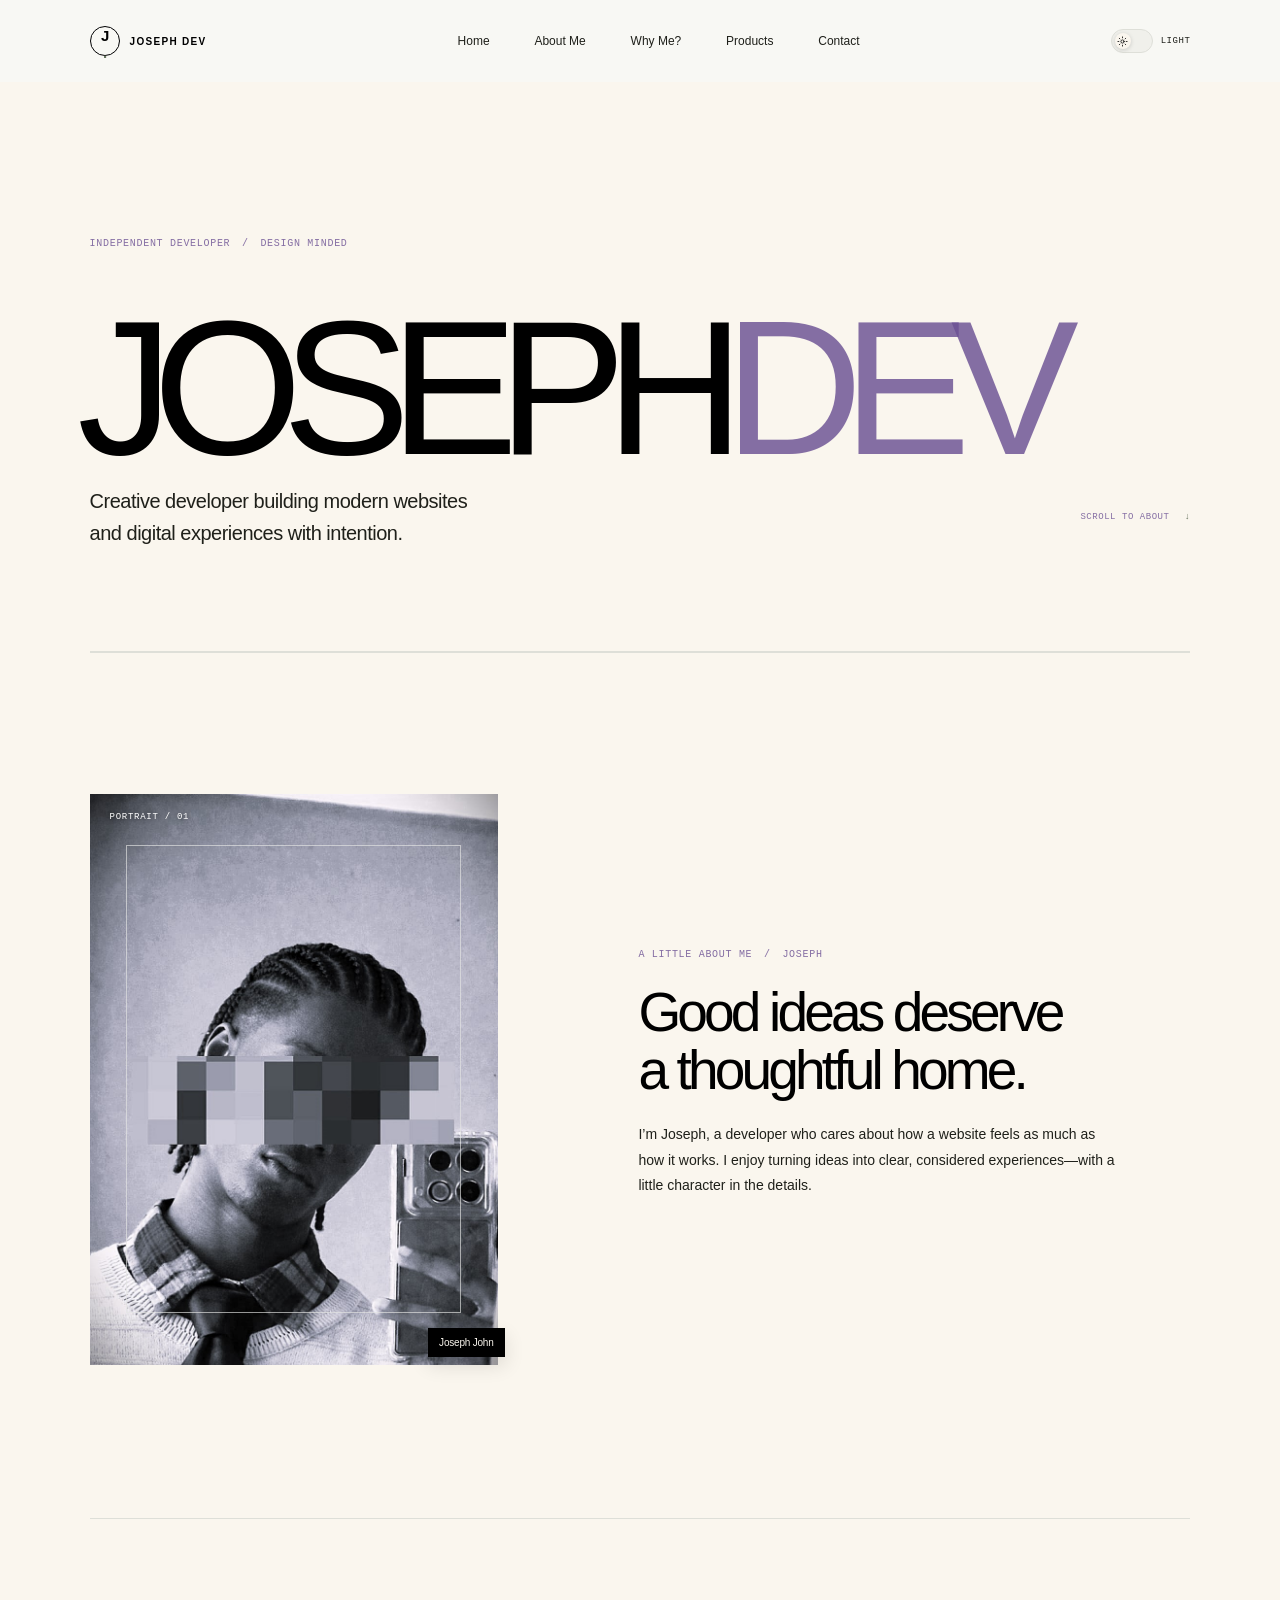
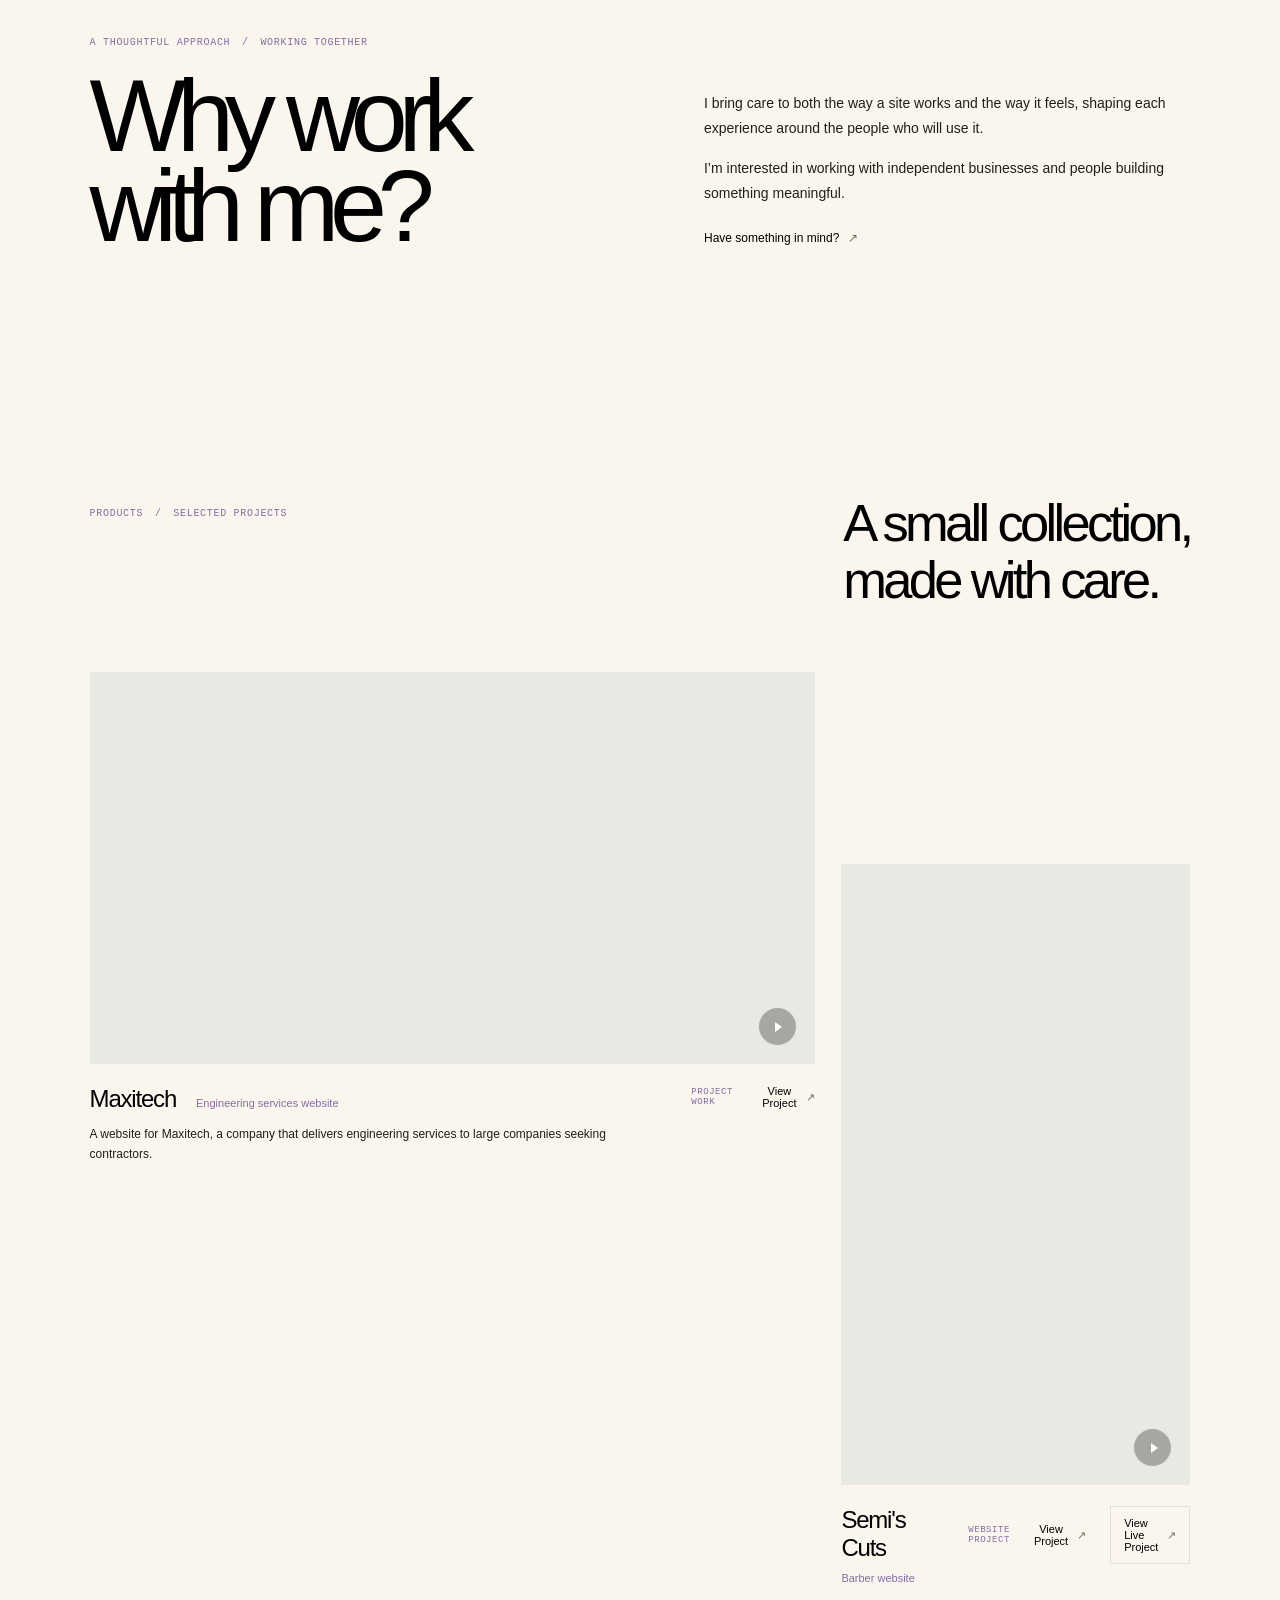
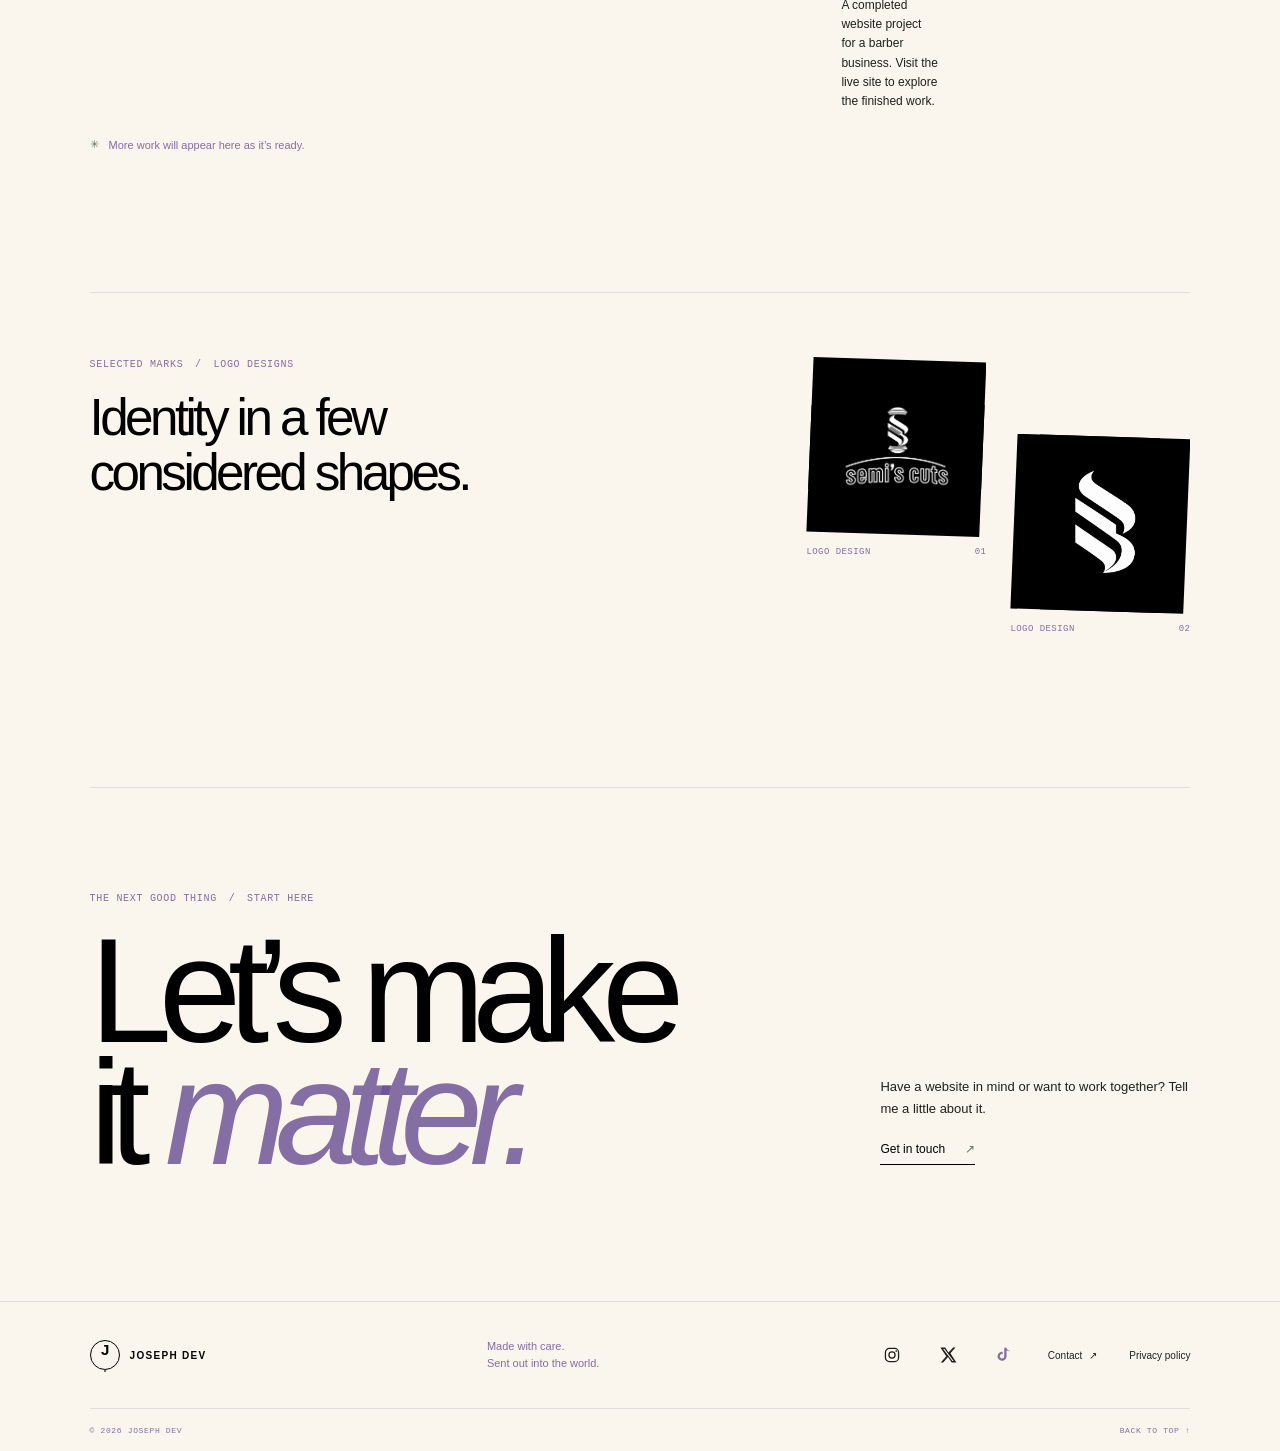
<file: index.html>
<!doctype html>
<html lang="en">
<head>
  <meta charset="utf-8">
  <meta name="viewport" content="width=device-width, initial-scale=1">
  <meta name="theme-color" content="#f8f8f5">
  <meta name="description" content="Joseph Dev is a creative developer building modern websites and digital experiences. Explore selected work and get in touch.">
  <meta property="og:type" content="website">
  <meta property="og:title" content="Joseph Dev — Creative developer">
  <meta property="og:description" content="Creative developer building modern websites and digital experiences.">
  <meta name="twitter:card" content="summary">
  <meta name="twitter:title" content="Joseph Dev — Creative developer">
  <meta name="twitter:description" content="Creative developer building modern websites and digital experiences.">
  <title>Joseph Dev — Creative developer</title>
  <script>try{if(localStorage.getItem("joseph-theme")==="dark")document.documentElement.dataset.theme="dark"}catch{}</script>
  <link rel="stylesheet" href="css/index.css">
  <script src="js/index.js" defer></script>
</head>
<body>
  <a class="skip-link" href="#main">Skip to content</a>
  <header class="site-header">
    <nav class="navigation shell" aria-label="Main navigation">
      <a class="wordmark" href="#home" aria-label="Joseph Dev home">
        <span class="wordmark-mark" aria-hidden="true">J<span>.</span></span>
        <span class="wordmark-name">JOSEPH DEV</span>
      </a>
      <button class="menu-toggle" type="button" aria-expanded="false" aria-controls="primary-menu" aria-label="Open navigation">
        <span></span><span></span>
      </button>
      <div class="nav-menu" id="primary-menu">
        <a class="nav-link" href="#home">Home</a>
        <a class="nav-link" href="#about">About Me</a>
        <a class="nav-link" href="#why-me">Why Me?</a>
        <a class="nav-link" href="#products">Products</a>
        <a class="nav-link" href="#contact">Contact</a>
      </div>
      <button class="theme-toggle" type="button" role="switch" aria-checked="false" aria-label="Dark mode">
        <span class="theme-toggle-track"><span class="theme-toggle-thumb"><svg class="theme-icon theme-icon-sun" aria-hidden="true" viewBox="0 0 24 24"><circle cx="12" cy="12" r="3.5"/><path d="M12 2v2m0 16v2M4.93 4.93l1.42 1.42m11.3 11.3 1.42 1.42M2 12h2m16 0h2M4.93 19.07l1.42-1.42m11.3-11.3 1.42-1.42"/></svg><svg class="theme-icon theme-icon-moon" aria-hidden="true" viewBox="0 0 24 24"><path d="M20.3 15.3A8.5 8.5 0 0 1 8.7 3.7 8.6 8.6 0 1 0 20.3 15.3Z"/></svg></span></span>
        <span class="theme-toggle-label">Light</span>
      </button>
    </nav>
  </header>

  <main id="main">
    <section class="intro shell" id="home" aria-labelledby="intro-title">
      <div class="intro-top reveal">
        <p class="eyebrow">Independent developer <span class="eyebrow-slash">/</span> Design minded</p>
      </div>
      <h1 class="intro-title reveal" id="intro-title">JOSEPH<span>DEV</span></h1>
      <div class="intro-bottom reveal">
        <p>Creative developer building modern websites<br class="desktop-break"> and digital experiences with intention.</p>
        <a class="scroll-link" href="#about">SCROLL TO ABOUT <span aria-hidden="true">↓</span></a>
      </div>
      <div class="intro-rule" aria-hidden="true"></div>
    </section>

    <section class="about shell" id="about" aria-labelledby="about-title">
      <figure class="about-portrait reveal">
        <div class="about-image">
          <img src="images/about-joseph.jpg" alt="Joseph John" loading="lazy" decoding="async">
          <span class="image-index">PORTRAIT / 01</span>
        </div>
        <figcaption>Joseph John</figcaption>
      </figure>
      <div class="about-copy reveal">
        <p class="eyebrow">A little about me <span class="eyebrow-slash">/</span> Joseph</p>
        <h2 id="about-title">Good ideas deserve<br>a thoughtful home.</h2>
        <p>I’m Joseph, a developer who cares about how a website feels as much as how it works. I enjoy turning ideas into clear, considered experiences—with a little character in the details.</p>
      </div>
    </section>

    <section class="why-me shell" id="why-me" aria-labelledby="why-title">
      <div class="why-me-heading reveal">
        <p class="eyebrow">A thoughtful approach <span class="eyebrow-slash">/</span> Working together</p>
        <h2 id="why-title">Why work<br>with me?</h2>
      </div>
      <div class="why-me-copy reveal">
        <p>I bring care to both the way a site works and the way it feels, shaping each experience around the people who will use it.</p>
        <p>I’m interested in working with independent businesses and people building something meaningful.</p>
        <a class="text-link" href="https://mail.google.com/mail/?view=cm&amp;fs=1&amp;to=joseph207jj@gmail.com" target="_blank" rel="noopener noreferrer">Have something in mind? <span aria-hidden="true">↗</span></a>
      </div>
    </section>

    <section class="work shell" id="products" aria-labelledby="work-title">
      <div class="work-heading reveal">
        <p class="eyebrow">Products <span class="eyebrow-slash">/</span> Selected projects</p>
        <h2 id="work-title">A small collection,<br>made with care.</h2>
      </div>
      <div class="project-grid" id="project-list" aria-live="polite"></div>
      <p class="work-note reveal"><span aria-hidden="true">✳</span> More work will appear here as it’s ready.</p>
      <div class="logo-work">
        <div class="logo-work-heading reveal">
          <p class="eyebrow">Selected marks <span class="eyebrow-slash">/</span> Logo designs</p>
          <h3>Identity in a few<br>considered shapes.</h3>
        </div>
        <div class="logo-gallery">
          <figure class="logo-sample reveal">
            <div class="logo-art"><img src="images/product-logo/product-logo.jpg" alt="White abstract letterform logo on a black background" loading="lazy" decoding="async"></div>
            <figcaption><span>Logo design</span><span>01</span></figcaption>
          </figure>
          <figure class="logo-sample reveal">
            <div class="logo-art"><img src="images/product-logo/product-logo 2.jpg" alt="White barber identity logo on a black background" loading="lazy" decoding="async"></div>
            <figcaption><span>Logo design</span><span>02</span></figcaption>
          </figure>
        </div>
      </div>
    </section>

    <section class="contact shell" id="contact" aria-labelledby="contact-title">
      <p class="eyebrow reveal">The next good thing <span class="eyebrow-slash">/</span> Start here</p>
      <div class="contact-row reveal">
        <h2 id="contact-title">Let’s make<br>it <em>matter.</em></h2>
        <div class="contact-aside">
          <p>Have a website in mind or want to work together? Tell me a little about it.</p>
          <a class="contact-link" href="https://mail.google.com/mail/?view=cm&amp;fs=1&amp;to=joseph207jj@gmail.com" target="_blank" rel="noopener noreferrer">Get in touch <span aria-hidden="true">↗</span></a>
        </div>
      </div>
    </section>
  </main>

  <footer class="site-footer">
    <div class="footer-main shell">
      <a class="wordmark footer-wordmark" href="#home" aria-label="Joseph Dev, back to top">
        <span class="wordmark-mark" aria-hidden="true">J<span>.</span></span>
        <span class="wordmark-name">JOSEPH DEV</span>
      </a>
      <p class="footer-signoff">Made with care.<br>Sent out into the world.</p>
      <nav class="footer-links" aria-label="Social and contact links">
        <a href="https://www.instagram.com/__semi3?stkn=MXhyNnlwYjA2YnQ2bw==" target="_blank" rel="noopener noreferrer" aria-label="Instagram">
          <svg aria-hidden="true" viewBox="0 0 24 24" fill="none"><rect x="3.25" y="3.25" width="17.5" height="17.5" rx="5.2" stroke="currentColor" stroke-width="1.7"/><circle cx="12" cy="12" r="4.1" stroke="currentColor" stroke-width="1.7"/><circle cx="17.65" cy="6.65" r="1.15" fill="currentColor"/></svg>
        </a>
        <a href="https://x.com/JosephJohn30405" target="_blank" rel="noopener noreferrer" aria-label="X (formerly Twitter)">
          <svg aria-hidden="true" viewBox="0 0 24 24"><path fill="currentColor" d="M18.9 2H22l-6.8 7.8L23.2 22h-6.3L12 14.7 5.6 22H2.4l7.3-8.4L1.8 2h6.4l4.4 6.7L18.9 2zm-1.1 18h1.7L7.3 3.9H5.5L17.8 20z"/></svg>
        </a>
        <span class="tiktok-note" aria-label="TikTok logo; link coming soon" title="TikTok link coming soon">
          <svg aria-hidden="true" viewBox="0 0 24 24"><path fill="currentColor" d="M19.6 7.1a6.8 6.8 0 0 1-4.2-1.5v8.1a6 6 0 1 1-5.2-5.9v3.1a2.9 2.9 0 1 0 2.1 2.8V2.2h3.1c.2 2 1.8 3.7 4.2 4v.9Z"/></svg>
        </span>
        <a href="mailto:joseph207jj@gmail.com">Contact <span aria-hidden="true">↗</span></a>
        <a href="privacy.html">Privacy policy</a>
      </nav>
    </div>
    <div class="footer-bottom shell"><span>© <span id="year"></span> JOSEPH DEV</span><a href="#home">BACK TO TOP ↑</a></div>
  </footer>

  <dialog class="project-dialog" aria-labelledby="dialog-title">
    <div class="dialog-shell">
      <div class="dialog-top">
        <span class="eyebrow">PROJECT NOTES <span class="eyebrow-slash">/</span> <span class="dialog-count"></span></span>
        <button class="dialog-close" type="button" aria-label="Close project details">Close <span aria-hidden="true">×</span></button>
      </div>
      <div class="dialog-gallery" aria-live="polite"></div>
      <div class="dialog-content">
        <div class="dialog-heading"><p class="eyebrow dialog-role"></p><h2 id="dialog-title"></h2></div>
        <div class="dialog-description"></div>
        <div class="dialog-meta"><div><span class="meta-label">MY ROLE</span><p class="meta-role"></p></div><div><span class="meta-label">BUILT WITH</span><ul class="meta-tech"></ul></div></div>
        <div class="dialog-features"><span class="meta-label">PROJECT HIGHLIGHTS</span><ul></ul></div>
        <div class="dialog-actions"></div>
      </div>
    </div>
  </dialog>
</body>
</html>
</file>
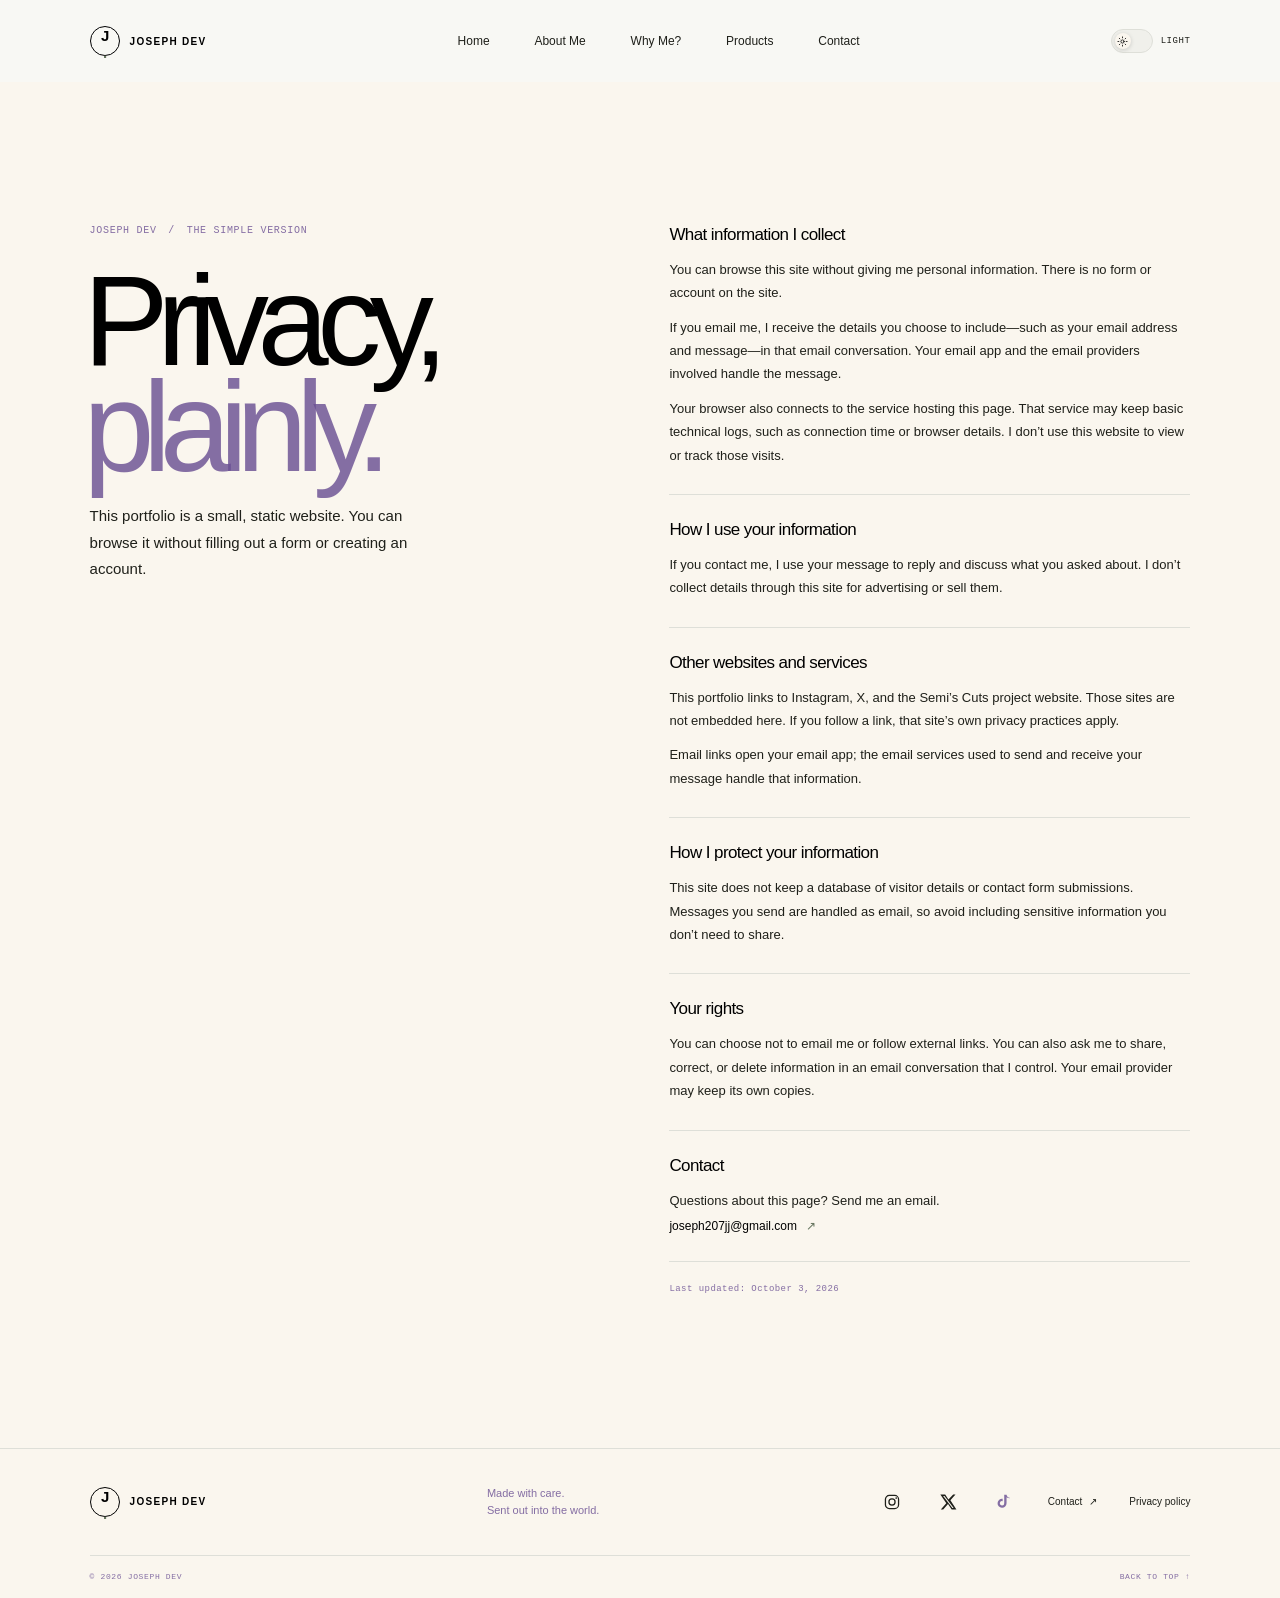
<file: privacy.html>
<!doctype html>
<html lang="en">
<head>
  <meta charset="utf-8">
  <meta name="viewport" content="width=device-width, initial-scale=1">
  <meta name="theme-color" content="#f8f8f5">
  <meta name="description" content="A plain-language explanation of what the Joseph Dev portfolio does and does not do with your information.">
  <meta property="og:type" content="website">
  <meta property="og:title" content="Privacy Policy — Joseph Dev">
  <meta property="og:description" content="A short, plain-language privacy policy for the Joseph Dev portfolio.">
  <title>Privacy Policy — Joseph Dev</title>
  <script>try{if(localStorage.getItem("joseph-theme")==="dark")document.documentElement.dataset.theme="dark"}catch{}</script>
  <link rel="stylesheet" href="css/index.css">
  <script src="js/index.js" defer></script>
</head>
<body>
  <a class="skip-link" href="#main">Skip to content</a>
  <header class="site-header">
    <nav class="navigation shell" aria-label="Main navigation">
      <a class="wordmark" href="index.html#home" aria-label="Joseph Dev home">
        <span class="wordmark-mark" aria-hidden="true">J<span>.</span></span>
        <span class="wordmark-name">JOSEPH DEV</span>
      </a>
      <button class="menu-toggle" type="button" aria-expanded="false" aria-controls="primary-menu" aria-label="Open navigation">
        <span></span><span></span>
      </button>
      <div class="nav-menu" id="primary-menu">
        <a class="nav-link" href="index.html#home">Home</a>
        <a class="nav-link" href="index.html#about">About Me</a>
        <a class="nav-link" href="index.html#why-me">Why Me?</a>
        <a class="nav-link" href="index.html#products">Products</a>
        <a class="nav-link" href="index.html#contact">Contact</a>
      </div>
      <button class="theme-toggle" type="button" role="switch" aria-checked="false" aria-label="Dark mode">
        <span class="theme-toggle-track"><span class="theme-toggle-thumb"><svg class="theme-icon theme-icon-sun" aria-hidden="true" viewBox="0 0 24 24"><circle cx="12" cy="12" r="3.5"/><path d="M12 2v2m0 16v2M4.93 4.93l1.42 1.42m11.3 11.3 1.42 1.42M2 12h2m16 0h2M4.93 19.07l1.42-1.42m11.3-11.3 1.42-1.42"/></svg><svg class="theme-icon theme-icon-moon" aria-hidden="true" viewBox="0 0 24 24"><path d="M20.3 15.3A8.5 8.5 0 0 1 8.7 3.7 8.6 8.6 0 1 0 20.3 15.3Z"/></svg></span></span>
        <span class="theme-toggle-label">Light</span>
      </button>
    </nav>
  </header>

  <main id="main" class="privacy-page shell">
    <header class="privacy-intro reveal">
      <p class="eyebrow">Joseph Dev <span class="eyebrow-slash">/</span> The simple version</p>
      <h1>Privacy,<br><span>plainly.</span></h1>
      <p class="privacy-lead">This portfolio is a small, static website. You can browse it without filling out a form or creating an account.</p>
    </header>

    <div class="privacy-content">
      <section class="privacy-section reveal" aria-labelledby="privacy-collect">
        <h2 id="privacy-collect">What information I collect</h2>
        <p>You can browse this site without giving me personal information. There is no form or account on the site.</p>
        <p>If you email me, I receive the details you choose to include—such as your email address and message—in that email conversation. Your email app and the email providers involved handle the message.</p>
        <p>Your browser also connects to the service hosting this page. That service may keep basic technical logs, such as connection time or browser details. I don’t use this website to view or track those visits.</p>
      </section>

      <section class="privacy-section reveal" aria-labelledby="privacy-use">
        <h2 id="privacy-use">How I use your information</h2>
        <p>If you contact me, I use your message to reply and discuss what you asked about. I don’t collect details through this site for advertising or sell them.</p>
      </section>

      <section class="privacy-section reveal" aria-labelledby="privacy-services">
        <h2 id="privacy-services">Other websites and services</h2>
        <p>This portfolio links to Instagram, X, and the Semi’s Cuts project website. Those sites are not embedded here. If you follow a link, that site’s own privacy practices apply.</p>
        <p>Email links open your email app; the email services used to send and receive your message handle that information.</p>
      </section>

      <section class="privacy-section reveal" aria-labelledby="privacy-protection">
        <h2 id="privacy-protection">How I protect your information</h2>
        <p>This site does not keep a database of visitor details or contact form submissions. Messages you send are handled as email, so avoid including sensitive information you don’t need to share.</p>
      </section>

      <section class="privacy-section reveal" aria-labelledby="privacy-rights">
        <h2 id="privacy-rights">Your rights</h2>
        <p>You can choose not to email me or follow external links. You can also ask me to share, correct, or delete information in an email conversation that I control. Your email provider may keep its own copies.</p>
      </section>

      <section class="privacy-section privacy-contact reveal" aria-labelledby="privacy-contact">
        <h2 id="privacy-contact">Contact</h2>
        <p>Questions about this page? Send me an email.</p>
        <a class="text-link" href="mailto:joseph207jj@gmail.com">joseph207jj@gmail.com <span aria-hidden="true">↗</span></a>
      </section>

      <p class="privacy-updated">Last updated: October 3, 2026</p>
    </div>
  </main>

  <footer class="site-footer">
    <div class="footer-main shell">
      <a class="wordmark footer-wordmark" href="index.html#home" aria-label="Joseph Dev home">
        <span class="wordmark-mark" aria-hidden="true">J<span>.</span></span>
        <span class="wordmark-name">JOSEPH DEV</span>
      </a>
      <p class="footer-signoff">Made with care.<br>Sent out into the world.</p>
      <nav class="footer-links" aria-label="Social and contact links">
        <a href="https://www.instagram.com/__semi3?stkn=MXhyNnlwYjA2YnQ2bw==" target="_blank" rel="noopener noreferrer" aria-label="Instagram">
          <svg aria-hidden="true" viewBox="0 0 24 24" fill="none"><rect x="3.25" y="3.25" width="17.5" height="17.5" rx="5.2" stroke="currentColor" stroke-width="1.7"/><circle cx="12" cy="12" r="4.1" stroke="currentColor" stroke-width="1.7"/><circle cx="17.65" cy="6.65" r="1.15" fill="currentColor"/></svg>
        </a>
        <a href="https://x.com/JosephJohn30405" target="_blank" rel="noopener noreferrer" aria-label="X (formerly Twitter)">
          <svg aria-hidden="true" viewBox="0 0 24 24"><path fill="currentColor" d="M18.9 2H22l-6.8 7.8L23.2 22h-6.3L12 14.7 5.6 22H2.4l7.3-8.4L1.8 2h6.4l4.4 6.7L18.9 2zm-1.1 18h1.7L7.3 3.9H5.5L17.8 20z"/></svg>
        </a>
        <span class="tiktok-note" aria-label="TikTok logo; link coming soon" title="TikTok link coming soon">
          <svg aria-hidden="true" viewBox="0 0 24 24"><path fill="currentColor" d="M19.6 7.1a6.8 6.8 0 0 1-4.2-1.5v8.1a6 6 0 1 1-5.2-5.9v3.1a2.9 2.9 0 1 0 2.1 2.8V2.2h3.1c.2 2 1.8 3.7 4.2 4v.9Z"/></svg>
        </span>
        <a href="mailto:joseph207jj@gmail.com">Contact <span aria-hidden="true">↗</span></a>
        <a href="privacy.html" aria-current="page">Privacy policy</a>
      </nav>
    </div>
    <div class="footer-bottom shell"><span>© <span id="year"></span> JOSEPH DEV</span><a href="index.html#home">BACK TO TOP ↑</a></div>
  </footer>
</body>
</html>
</file>
<file: css/index.css>
:root {
  color-scheme: light;
  --paper: #faf6ee;
  --paper-warm: #f0f0eb;
  --ink: #000000;
  --soft-ink: #1f201a;
  --muted: #6b5194d3;
  --line: #dedfd8;
  --accent: #65745e;
  --header-bg: rgb(248 248 245 / 94%);
  --placeholder-bg: linear-gradient(145deg, #f3f3ee 0%, #eeeeea 100%);
  --placeholder-hover: #e9ebe4;
  --selection: #dce1d6;
  --shade: rgb(0 0 0 / 24%);
  --shade-soft: rgb(0 0 0 / 12%);
  --shade-strong: rgb(28 29 26 / 60%);
  --media-bg: #e9e9e4;
  --detail-line: rgb(85 87 80 / 12%);
  --detail-line-strong: rgb(85 87 80 / 22%);
  --portrait-frame: #e9eae4;
  --gutter: clamp(22px, 7vw, 112px);
  --measure: 1320px;
  --mono: "SFMono-Regular", Consolas, "Liberation Mono", monospace;
  font-family: "Helvetica Neue", Helvetica, Arial, sans-serif;
  font-synthesis: none;
  text-rendering: optimizeLegibility;
  -webkit-font-smoothing: antialiased;
  -moz-osx-font-smoothing: grayscale;
  scroll-behavior: smooth;
  scroll-padding-top: 90px;
}
:root[data-theme="dark"] {
  color-scheme: dark;
  --paper: #090a09;
  --paper-warm: #141613;
  --ink: #f1f2ed;
  --soft-ink: #c1c4bb;
  --muted: #90948a;
  --line: #2b2e29;
  --accent: #aab69b;
  --header-bg: rgb(9 10 9 / 94%);
  --placeholder-bg: linear-gradient(145deg, #141613 0%, #1a1d18 100%);
  --placeholder-hover: #20241e;
  --selection: #353d30;
  --shade: rgb(0 0 0 / 55%);
  --shade-soft: rgb(0 0 0 / 28%);
  --shade-strong: rgb(0 0 0 / 75%);
  --media-bg: #111310;
  --detail-line: rgb(241 242 237 / 13%);
  --detail-line-strong: rgb(241 242 237 / 22%);
  --portrait-frame: #141613;
}

*, *::before, *::after { box-sizing: border-box; }
html { min-width: 320px; background: var(--paper); }
body { margin: 0; color: var(--ink); background: var(--paper); transition: color .25s ease, background-color .25s ease; }
a, button { color: inherit; font: inherit; -webkit-tap-highlight-color: transparent; }
a { text-decoration: none; }
button { cursor: pointer; }
::selection { color: var(--ink); background: var(--selection); }
:focus-visible { outline: 2px solid var(--accent); outline-offset: 4px; }
.shell { width: min(calc(100% - var(--gutter) * 2), var(--measure)); margin-inline: auto; }
.skip-link { position: fixed; z-index: 100; top: 12px; left: 12px; padding: 12px 16px; color: white; background: var(--ink); transform: translateY(-160%); }
.skip-link:focus { transform: translateY(0); }

.site-header { position: sticky; z-index: 20; top: 0; background: var(--header-bg); transition: border-color .25s ease, background-color .25s ease; }
.site-header.is-scrolled { border-bottom: 1px solid var(--line); }
.navigation { height: 82px; display: flex; align-items: center; justify-content: space-between; }
.wordmark { display: inline-flex; align-items: center; gap: 10px; }
.wordmark-mark { width: 30px; height: 30px; display: grid; place-items: center; border: 1px solid var(--ink); border-radius: 50%; font-size: 15px; font-weight: 600; letter-spacing: -.08em; }
.wordmark-mark span { color: var(--accent); }
.wordmark-name { font-size: 10px; font-weight: 600; letter-spacing: .13em; }
.nav-menu { display: flex; align-items: center; gap: clamp(24px, 3.5vw, 48px); }
.nav-link { position: relative; padding-block: 8px; color: var(--soft-ink); font-size: 12px; }
.nav-link::after { position: absolute; right: 0; bottom: 2px; left: 0; height: 1px; background: var(--ink); content: ""; transform: scaleX(0); transform-origin: right; transition: transform .25s ease; }
.nav-link:hover::after, .nav-link:focus-visible::after { transform: scaleX(1); transform-origin: left; }
.menu-toggle { display: none; }
.theme-toggle { display: inline-flex; align-items: center; gap: 8px; padding: 5px 0; border: 0; color: var(--soft-ink); background: transparent; font: 9px var(--mono); text-transform: uppercase; letter-spacing: .06em; }
.theme-toggle-track { width: 42px; height: 24px; display: flex; align-items: center; padding: 3px; border: 1px solid var(--line); border-radius: 99px; background: var(--paper-warm); transition: background .25s ease, border-color .25s ease; }
.theme-toggle-thumb { width: 16px; height: 16px; display: grid; place-items: center; border-radius: 50%; color: var(--ink); background: var(--paper); box-shadow: 0 1px 4px rgb(0 0 0 / 16%); transform: translateX(0); transition: transform .25s cubic-bezier(.2,.7,.2,1), background .25s ease, color .25s ease; }
.theme-toggle[aria-checked="true"] .theme-toggle-thumb { color: var(--paper); background: var(--ink); transform: translateX(18px); }
.theme-icon { width: 11px; height: 11px; fill: none; stroke: currentColor; stroke-width: 1.7; stroke-linecap: round; stroke-linejoin: round; }
.theme-icon-moon { display: none; }
:root[data-theme="dark"] .theme-icon-sun { display: none; }
:root[data-theme="dark"] .theme-icon-moon { display: block; }

.intro { padding-top: clamp(72px, 12vw, 168px); }
.intro-top, .intro-bottom { display: flex; align-items: center; justify-content: space-between; gap: 24px; }
.eyebrow { margin: 0; color: var(--muted); font: 10px/1.5 var(--mono); letter-spacing: .07em; text-transform: uppercase; }
.eyebrow-slash { margin-inline: 5px; color: var(--muted); }
.status-dot { display: inline-block; width: 6px; height: 6px; margin-right: 8px; border-radius: 50%; background: #8e9a84; vertical-align: 1px; }
.scroll-link span { padding-left: 9px; color: var(--accent); }
.intro-title { max-width: 100%; margin: clamp(29px, 5vw, 68px) 0 24px -.065em; font-size: clamp(52px, 15vw, 218px); font-weight: 500; line-height: .76; letter-spacing: -.105em; white-space: nowrap; }
.intro-title span { color: var(--muted); }
.intro-bottom { margin-top: 0; }
.intro-bottom p { max-width: 520px; margin: 0; color: var(--soft-ink); font-size: clamp(15px, 1.7vw, 20px); line-height: 1.6; letter-spacing: -.025em; }
.scroll-link { color: var(--muted); font: 9px var(--mono); letter-spacing: .06em; }
.intro-rule { height: 1px; margin-top: clamp(55px, 8vw, 112px); background: var(--line); }

.work { padding-top: clamp(78px, 10vw, 140px); padding-bottom: clamp(90px, 12vw, 160px); }
.work-heading { display: flex; align-items: flex-start; justify-content: space-between; gap: 35px; margin-bottom: clamp(32px, 5vw, 66px); }
.work-heading .eyebrow { padding-top: 12px; }
.work-heading h2 { margin: 0; font-size: clamp(30px, 4.1vw, 55px); font-weight: 400; line-height: 1.09; letter-spacing: -.07em; }
.project-grid { display: grid; grid-template-columns: repeat(12, minmax(0, 1fr)); align-items: start; gap: clamp(38px, 6vw, 82px) clamp(16px, 2.1vw, 28px); }
.project-entry { min-width: 0; display: flex; flex-direction: column; gap: 16px; }
.project-entry-featured { grid-column: 1 / span 8; }
.project-entry-secondary { grid-column: 9 / span 4; margin-top: clamp(100px, 15vw, 210px); }
.project-media { position: relative; display: block; min-width: 0; padding: 0; overflow: hidden; border: 0; border-radius: 2px; background: var(--paper-warm); text-align: left; }
.project-entry-featured .project-media { aspect-ratio: 1.45; }
.project-entry-secondary .project-media { aspect-ratio: .86; }
.project-image { position: absolute; inset: 0; width: 100%; height: 100%; object-fit: cover; transition: transform .8s cubic-bezier(.2,.7,.2,1); }
.project-media:hover .project-image { transform: scale(1.025); }
.project-video { position: absolute; inset: 0; width: 100%; height: 100%; background: var(--media-bg); object-fit: cover; }
.preview-play { position: absolute; right: 18px; bottom: 18px; z-index: 2; width: 39px; height: 39px; display: grid; place-items: center; border: 1px solid rgb(255 255 255 / 68%); border-radius: 50%; color: white; background: rgb(28 29 26 / 32%); opacity: 0; transform: translateY(5px); transition: opacity .25s ease, transform .25s ease; backdrop-filter: blur(5px); }
.preview-play::before { width: 0; height: 0; margin-left: 3px; border-top: 5px solid transparent; border-bottom: 5px solid transparent; border-left: 7px solid currentColor; content: ""; }
.project-media:hover .preview-play, .project-media:focus-visible .preview-play, .project-video.is-paused + .preview-play { opacity: 1; transform: translateY(0); }
.project-placeholder { position: absolute; inset: 0; display: flex; flex-direction: column; align-items: center; justify-content: center; gap: 12px; border: 1px solid var(--line); color: var(--soft-ink); background: var(--placeholder-bg); transition: transform .8s cubic-bezier(.2,.7,.2,1), background .4s ease; }
.project-placeholder::before { position: absolute; inset: 9%; border: 1px solid var(--detail-line); content: ""; }
.project-placeholder::after { position: absolute; top: 50%; left: 50%; width: 28%; aspect-ratio: 1; border: 1px solid var(--detail-line-strong); border-radius: 50%; content: ""; transform: translate(-50%, -50%); }
.project-media:hover .project-placeholder { background: var(--placeholder-hover); transform: scale(1.025); }
.placeholder-index, .placeholder-label { position: absolute; z-index: 1; color: var(--muted); font: 9px var(--mono); letter-spacing: .09em; }
.placeholder-index { top: 18px; left: 20px; }
.placeholder-label { bottom: 18px; left: 20px; }
.placeholder-cross { position: relative; z-index: 1; color: var(--accent); font: 300 26px/1 Arial, sans-serif; transition: transform .4s ease; }
.project-media:hover .placeholder-cross { transform: rotate(45deg); }
.project-caption { grid-column: 1 / -1; display: flex; align-items: flex-start; justify-content: space-between; gap: 30px; padding-top: 5px; }
.project-caption-main { display: flex; flex-wrap: wrap; align-items: baseline; gap: 10px 20px; }
.project-caption h3 { margin: 0; font-size: clamp(19px, 2vw, 24px); font-weight: 500; letter-spacing: -.05em; }
.project-category, .project-year { color: var(--muted); font-size: 11px; }
.project-summary { width: 100%; max-width: 540px; flex: 0 0 100%; margin: 2px 0 0; color: var(--soft-ink); font-size: 12px; line-height: 1.6; overflow-wrap: anywhere; }
.project-caption-end { display: flex; align-items: center; gap: 24px; }
.about-subheading { margin: 27px 0 0; font-size: 15px; font-weight: 500; letter-spacing: -.03em; }
.project-role { color: var(--muted); font: 9px var(--mono); letter-spacing: .06em; }
.project-open, .project-live { display: inline-flex; align-items: center; gap: 9px; padding: 0; border: 0; color: var(--ink); background: none; font-size: 11px; }
.project-open span, .project-live span { color: var(--accent); transition: transform .2s ease; }
.project-open:hover span, .project-live:hover span { transform: translate(3px, -2px); }
.project-live { padding: 10px 13px; border: 1px solid var(--line); }
.project-live:hover { border-color: var(--ink); }
.work-note { display: flex; align-items: center; gap: 10px; margin: 27px 0 0; color: var(--muted); font-size: 11px; }
.work-note span { color: var(--accent); }
.logo-work { display: grid; grid-template-columns: .85fr 1.15fr; gap: clamp(35px, 8vw, 110px); margin-top: clamp(80px, 11vw, 145px); padding-top: clamp(35px, 5vw, 65px); border-top: 1px solid var(--line); }
.logo-work-heading .eyebrow { margin-bottom: 18px; }
.logo-work-heading h3 { margin: 0; font-size: clamp(30px, 4vw, 52px); font-weight: 400; line-height: 1.08; letter-spacing: -.07em; }
.logo-gallery { display: grid; grid-template-columns: repeat(2, minmax(0, 180px)); justify-content: end; align-items: start; gap: clamp(12px, 2vw, 24px); }
.logo-sample { min-width: 0; margin: 0; }
.logo-sample:nth-child(2) { margin-top: clamp(36px, 6vw, 78px); }
.logo-art { overflow: hidden; aspect-ratio: 1 / 1; background: #000; clip-path: polygon(4% 0, 100% 3%, 96% 100%, 0 97%); }
.logo-art img { width: 100%; height: 100%; display: block; object-fit: contain; transition: transform .6s cubic-bezier(.2,.7,.2,1); }
.logo-sample:hover .logo-art img { transform: scale(1.035); }
.logo-sample figcaption { display: flex; justify-content: space-between; padding-top: 10px; color: var(--muted); font: 9px var(--mono); letter-spacing: .05em; text-transform: uppercase; }

.about { display: grid; grid-template-columns: .85fr 1.15fr; align-items: center; gap: clamp(48px, 11vw, 150px); padding-top: clamp(82px, 11vw, 145px); padding-bottom: clamp(95px, 12vw, 165px); border-top: 1px solid var(--line); }
.about-portrait { position: relative; min-width: 0; margin: 0; }
.about-image { position: relative; min-height: 380px; overflow: hidden; background: var(--portrait-frame); }
.about-image::after { position: absolute; inset: 9%; border: 1px solid rgb(255 255 255 / 55%); content: ""; pointer-events: none; }
.about-image img { width: 100%; height: 100%; min-height: 380px; display: block; object-fit: cover; object-position: center 35%; }
.about-image::before { position: absolute; inset: 9%; border: 1px solid var(--detail-line-strong); content: ""; }
.image-index { position: absolute; z-index: 1; color: white; font: 9px var(--mono); letter-spacing: .08em; text-shadow: 0 1px 5px rgb(0 0 0 / 55%); }
.image-index { top: 18px; left: 20px; }
.about-portrait figcaption { position: absolute; right: -7px; bottom: 8px; z-index: 2; padding: 9px 11px; color: var(--paper); background: var(--ink); box-shadow: 0 8px 20px var(--shade-soft); font-size: 10px; letter-spacing: -.02em; white-space: nowrap; }
.about-copy { max-width: 560px; }
.about-copy h2 { margin: 21px 0 23px; font-size: clamp(34px, 4.3vw, 57px); font-weight: 400; line-height: 1.06; letter-spacing: -.07em; }
.about-copy > p:not(.eyebrow) { max-width: 480px; color: var(--soft-ink); font-size: 14px; line-height: 1.8; }
.why-me { display: grid; grid-template-columns: 1fr 1fr; align-items: end; gap: clamp(38px, 10vw, 140px); padding-block: clamp(70px, 9vw, 120px); border-top: 1px solid var(--line); }
.why-me-heading h2 { margin: 21px 0 0; font-size: clamp(52px, 8vw, 108px); font-weight: 400; line-height: .88; letter-spacing: -.09em; }
.why-me-copy { max-width: 490px; padding-bottom: 5px; }
.why-me-copy p { color: var(--soft-ink); font-size: 14px; line-height: 1.8; }
.text-link { display: inline-flex; align-items: center; gap: 9px; margin-top: 11px; font-size: 12px; }
.text-link span { color: var(--accent); }

.contact { padding-top: clamp(67px, 8vw, 105px); padding-bottom: clamp(75px, 10vw, 130px); border-top: 1px solid var(--line); }
.contact-row { display: flex; align-items: flex-end; justify-content: space-between; gap: 40px; margin-top: 24px; }
.contact-row h2 { margin: 0; font-size: clamp(62px, 11.6vw, 155px); font-weight: 400; line-height: .82; letter-spacing: -.09em; }
.contact-row h2 em { color: var(--muted); font-weight: 400; }
.contact-aside { width: min(310px, 33%); padding-bottom: 8px; }
.contact-aside p { margin: 0 0 19px; color: var(--soft-ink); font-size: 13px; line-height: 1.7; }
.contact-link { display: inline-flex; align-items: center; gap: 20px; padding-bottom: 8px; border-bottom: 1px solid var(--ink); font-size: 12px; }
.contact-link span { color: var(--accent); }

.site-footer { border-top: 1px solid var(--line); }
.footer-main { min-height: 106px; display: flex; align-items: center; justify-content: space-between; gap: 24px; }
.footer-signoff { margin: 0; color: var(--muted); font-size: 11px; line-height: 1.55; }
.footer-links { display: flex; align-items: center; gap: clamp(14px, 2.5vw, 33px); }
.footer-links > a, .tiktok-note, .privacy summary { display: inline-flex; align-items: center; justify-content: center; gap: 7px; padding: 0; border: 0; color: var(--soft-ink); background: transparent; font-size: 10px; cursor: pointer; }
.footer-links > a:hover, .privacy summary:hover { color: var(--accent); }
.footer-links svg { width: 15px; height: 15px; }
.footer-links > a[aria-label="Instagram"], .footer-links > a[aria-label="X (formerly Twitter)"], .tiktok-note { width: 24px; height: 24px; }
.footer-links > a[aria-label="Instagram"] svg, .footer-links > a[aria-label="X (formerly Twitter)"] svg, .tiktok-note svg { width: 18px; height: 18px; }
.tiktok-note { color: var(--muted); cursor: default; }
.footer-bottom { min-height: 43px; display: flex; align-items: center; justify-content: space-between; border-top: 1px solid var(--line); color: var(--muted); font: 8px var(--mono); letter-spacing: .08em; }
.footer-bottom a { transition: color .2s ease; }
.footer-bottom a:hover { color: var(--ink); }

.privacy-page { display: grid; grid-template-columns: .9fr 1.1fr; gap: clamp(50px, 12vw, 170px); padding-top: clamp(75px, 11vw, 150px); padding-bottom: clamp(90px, 12vw, 160px); }
.privacy-intro { position: sticky; top: 125px; align-self: start; }
.privacy-intro h1 { margin: 30px 0 23px -.05em; font-size: clamp(68px, 10vw, 132px); font-weight: 400; line-height: .83; letter-spacing: -.09em; }
.privacy-intro h1 span { color: var(--muted); }
.privacy-lead { max-width: 330px; margin: 0; color: var(--soft-ink); font-size: 15px; line-height: 1.75; }
.privacy-content { max-width: 650px; }
.privacy-section { padding: 25px 0 27px; border-bottom: 1px solid var(--line); }
.privacy-section:first-child { padding-top: 2px; }
.privacy-section h2 { margin: 0 0 13px; font-size: 17px; font-weight: 500; letter-spacing: -.035em; }
.privacy-section p { max-width: 590px; margin: 0 0 11px; color: var(--soft-ink); font-size: 13px; line-height: 1.8; }
.privacy-section p:last-of-type { margin-bottom: 0; }
.privacy-section .text-link { margin-top: 7px; }
.privacy-updated { margin: 22px 0 0; color: var(--muted); font: 9px var(--mono); letter-spacing: .05em; }

.project-dialog { width: min(890px, calc(100% - 28px)); max-width: none; max-height: min(90dvh, 900px); padding: 0; overflow: auto; border: 1px solid var(--line); color: var(--ink); background: var(--paper); box-shadow: 0 25px 100px var(--shade); }
.project-dialog::backdrop { background: var(--shade-strong); }
.dialog-top { position: sticky; top: 0; z-index: 3; min-height: 56px; display: flex; align-items: center; justify-content: space-between; padding: 0 22px; border-bottom: 1px solid var(--line); background: var(--paper); }
.dialog-close { display: inline-flex; align-items: center; gap: 10px; padding: 8px; border: 0; background: none; font-size: 11px; }
.dialog-close span { color: var(--accent); font-size: 19px; }
.dialog-gallery { position: relative; min-height: 270px; display: grid; place-items: center; background: var(--paper-warm); }
.gallery-hero-media { width: 100%; overflow: hidden; background: var(--paper-warm); }
.gallery-video { width: 100%; height: auto; max-height: 68vh; display: block; background: var(--media-bg); object-fit: contain; }
.gallery-images { width: 100%; display: grid; grid-template-columns: repeat(2, minmax(0, 1fr)); gap: clamp(12px, 2vw, 24px); padding: clamp(16px, 3vw, 28px); }
.gallery-item { min-width: 0; margin: 0; }
.gallery-item img, .gallery-image-video { width: 100%; height: auto; max-height: 500px; display: block; background: var(--paper-warm); object-fit: contain; }
.gallery-item figcaption { padding-top: 9px; color: var(--muted); font: 9px var(--mono); }
.gallery-frame { width: 100%; min-height: 280px; display: grid; place-items: center; }
.gallery-frame img, .gallery-frame video { width: 100%; max-height: 540px; object-fit: contain; }
.gallery-empty { max-width: 370px; padding: 45px 24px; color: var(--soft-ink); text-align: center; }
.gallery-empty b { display: block; margin-bottom: 9px; color: var(--ink); font-size: 18px; font-weight: 400; letter-spacing: -.04em; }
.gallery-empty p { margin: 0; font-size: 12px; line-height: 1.7; }
.gallery-caption { position: absolute; right: 16px; bottom: 14px; left: 16px; display: flex; justify-content: space-between; color: var(--muted); font: 9px var(--mono); }
.gallery-controls { position: absolute; top: 50%; right: 12px; left: 12px; display: flex; justify-content: space-between; transform: translateY(-50%); }
.gallery-controls button { width: 34px; height: 34px; border: 1px solid var(--line); border-radius: 50%; background: var(--paper); }
.dialog-content { padding: clamp(22px, 5vw, 45px); }
.dialog-heading .eyebrow { margin-bottom: 10px; }
.dialog-heading h2 { margin: 0 0 14px; font-size: clamp(32px, 5vw, 48px); font-weight: 400; letter-spacing: -.06em; }
.dialog-description { max-width: 620px; margin-bottom: 23px; color: var(--soft-ink); font-size: 13px; line-height: 1.75; }
.dialog-meta { display: grid; grid-template-columns: 1fr 1fr; gap: 20px; padding-block: 18px; border-top: 1px solid var(--line); border-bottom: 1px solid var(--line); }
.dialog-meta.without-tech { grid-template-columns: 1fr; }
.meta-label { color: var(--muted); font: 9px var(--mono); letter-spacing: .06em; }
.dialog-meta p, .meta-tech { margin: 8px 0 0; font-size: 12px; }
.meta-tech { display: flex; flex-wrap: wrap; gap: 7px; padding: 0; list-style: none; }
.meta-tech li { padding: 5px 8px; border: 1px solid var(--line); font-size: 10px; }
.dialog-features { padding-top: 19px; }
.dialog-features ul { display: flex; flex-wrap: wrap; gap: 8px 20px; padding: 0; list-style: none; }
.dialog-features li { color: var(--soft-ink); font-size: 11px; }
.dialog-features li::before { margin-right: 7px; color: var(--accent); content: "↗"; }
.dialog-actions { display: flex; flex-wrap: wrap; gap: 12px; padding-top: 10px; }

.reveal { opacity: 1; transform: none; }
.js-enabled .reveal { opacity: 0; transform: translateY(14px); transition: opacity .65s ease, transform .65s cubic-bezier(.2,.7,.2,1); }
.js-enabled .reveal.is-visible { opacity: 1; transform: translateY(0); }
.js-enabled .project-media.reveal.is-visible { transition-delay: .04s; }
@media (max-width: 760px) {
  :root { --gutter: 24px; scroll-padding-top: 74px; }
  .navigation { height: 69px; }
  .menu-toggle { width: 39px; height: 39px; display: grid; align-content: center; justify-items: center; gap: 5px; border: 1px solid var(--line); border-radius: 50%; background: transparent; }
  .menu-toggle span { width: 14px; height: 1px; background: var(--ink); transition: transform .2s ease; }
  .menu-toggle[aria-expanded="true"] span:first-child { transform: translateY(3px) rotate(45deg); }
  .menu-toggle[aria-expanded="true"] span:last-child { transform: translateY(-3px) rotate(-45deg); }
  .nav-menu { position: absolute; top: 68px; right: 0; left: 0; display: flex; flex-direction: column; align-items: stretch; gap: 0; padding: 4px var(--gutter) 13px; border-bottom: 1px solid var(--line); background: var(--paper); opacity: 0; visibility: hidden; transform: translateY(-6px); transition: opacity .2s ease, transform .2s ease, visibility .2s ease; }
  .nav-menu.is-open { opacity: 1; visibility: visible; transform: translateY(0); }
  .nav-link { padding: 14px 0; border-bottom: 1px solid var(--line); }
  .nav-link::after { display: none; }
  .navigation { gap: 12px; }
  .navigation > .nav-menu { order: 2; }
  .theme-toggle { margin-left: auto; }
  .menu-toggle { order: 3; }
  .intro { padding-top: 78px; }
  .intro-top { align-items: flex-start; }
  .intro-title { display: flex; width: max-content; flex-direction: column; align-items: flex-start; margin: 51px auto 0; font-size: clamp(57px, 17vw, 94px); font-weight: 700; text-align: left; white-space: normal; transform: translateX(calc(50vw - 50% - 8px)); }
  .js-enabled .reveal.intro-title.is-visible { transform: translateX(calc(50vw - 50% - 8px)); }
  .intro-title span { color: var(--muted); }
  .intro-bottom { align-items: flex-end; flex-direction: row; gap: 12px; margin-top: 34px; }
  .intro-bottom p { max-width: 72%; font-size: 14px; }
  .scroll-link { flex: 0 0 auto; font-size: 7px; }
  .intro-rule { margin-top: 66px; }
  .work { padding-top: 76px; }
  .work-heading { display: block; margin-bottom: 31px; }
  .work-heading .eyebrow { margin-bottom: 17px; padding: 0; }
  .work-heading h2 { font-size: clamp(33px, 8vw, 47px); }
  .logo-work { grid-template-columns: 1fr; gap: 25px; margin-top: 70px; }
  .logo-work-heading h3 { font-size: clamp(34px, 9vw, 48px); }
  .logo-gallery { grid-template-columns: repeat(2, minmax(0, 140px)); gap: 11px; }
  .logo-sample:nth-child(2) { margin-top: 34px; }
  .project-grid { grid-template-columns: 1fr; gap: 34px; }
  .project-entry-featured, .project-entry-secondary { display: grid; grid-column: 1; margin-top: 0; align-items: center; }
  .project-entry-featured { grid-template-columns: minmax(0, .9fr) minmax(0, 1.1fr); }
  .project-entry-secondary { grid-template-columns: minmax(76px, .65fr) minmax(0, 1.35fr); }
  .project-entry-featured .project-media, .project-entry-secondary .project-media { width: 100%; }
  .placeholder-index { top: 12px; left: 12px; font-size: 8px; }
  .placeholder-label { bottom: 12px; left: 12px; font-size: 8px; }
  .project-caption { grid-column: auto; min-width: 0; flex-direction: column; gap: 10px; padding-top: 0; }
  .project-caption-main { min-width: 0; gap: 6px 9px; }
  .project-caption h3 { font-size: clamp(16px, 4.3vw, 20px); }
  .project-category { font-size: 9px; }
  .project-summary { font-size: 11px; }
  .project-caption-end { width: 100%; align-items: flex-start; justify-content: flex-start; flex-wrap: wrap; gap: 11px; }
  .project-role { flex-basis: 100%; }
  .project-live { padding: 8px 9px; }
  .about { grid-template-columns: minmax(0, .78fr) minmax(0, 1.22fr); align-items: center; gap: 17px; padding-block: 58px; }
  .about-image { min-height: 0; aspect-ratio: 3 / 4; clip-path: polygon(3% 0, 100% 2.5%, 97% 100%, 0 97%); }
  .about-image::after { inset: 0; border: 1px solid rgb(255 255 255 / 48%); }
  .about-image img { min-height: 0; }
  .about-portrait figcaption { position: absolute; right: -7px; bottom: 8px; max-width: calc(100% + 13px); padding: 9px 11px; color: var(--paper); background: var(--ink); box-shadow: 0 8px 20px var(--shade-soft); font-size: 10px; white-space: nowrap; }
  .about-copy { min-width: 0; }
  .about-copy h2 { margin-block: 12px; font-size: clamp(24px, 6.8vw, 36px); }
  .about-copy > p:not(.eyebrow) { font-size: 11px; line-height: 1.65; }
  .about-copy .eyebrow { font-size: 8px; }
  .why-me { grid-template-columns: 1fr; gap: 25px; padding-block: 67px; }
  .why-me-heading h2 { margin-top: 16px; font-size: clamp(62px, 15vw, 92px); }
  .why-me-copy p { font-size: 13px; }
  .contact { padding-block: 73px; }
  .contact-row { align-items: flex-start; flex-direction: column; gap: 28px; }
  .contact-row h2 { font-size: clamp(74px, 16vw, 120px); }
  .contact-aside { width: min(100%, 320px); }
  .footer-main { align-items: flex-start; flex-wrap: wrap; padding-block: 26px; }
  .footer-signoff { margin-left: auto; text-align: right; }
  .footer-links { flex-basis: 100%; flex-wrap: wrap; gap: 15px 24px; padding-top: 14px; }
  .footer-bottom { min-height: 42px; }
  .privacy-page { grid-template-columns: 1fr; gap: 42px; padding-top: 66px; padding-bottom: 82px; }
  .privacy-intro { position: static; }
  .privacy-intro h1 { margin-block: 24px 18px; font-size: clamp(74px, 18vw, 112px); }
  .privacy-lead { max-width: 430px; font-size: 14px; }
  .privacy-section { padding-block: 22px 24px; }
  .privacy-section h2 { font-size: 16px; }
  .privacy-section p { font-size: 13px; }
  .dialog-gallery, .gallery-frame { min-height: 220px; }
  .gallery-images { grid-template-columns: 1fr; }
  .gallery-video { max-height: 60vh; }
}
@media (max-width: 390px) {
  :root { --gutter: 19px; }
  .intro-title { font-size: clamp(52px, 15vw, 62px); }
  .intro-top .eyebrow { max-width: 190px; line-height: 1.8; }
  .desktop-break { display: none; }
  .project-caption-main { align-items: baseline; gap: 5px 12px; }
  .project-caption-end { align-items: flex-start; flex-direction: column; gap: 13px; }
  .project-grid { gap: 29px; }
  .project-entry-featured { grid-template-columns: minmax(0, .82fr) minmax(0, 1.18fr); }
  .project-entry-secondary { grid-template-columns: minmax(70px, .58fr) minmax(0, 1.42fr); }
  .project-caption-end { gap: 9px; }
  .project-open, .project-live { font-size: 10px; }
  .logo-gallery { grid-template-columns: repeat(2, minmax(0, 125px)); }
  .placeholder-index, .placeholder-label { font-size: 7px; }
  .footer-signoff { font-size: 10px; }
  .footer-links { gap: 14px 19px; }
}
@media (prefers-reduced-motion: reduce) {
  *, *::before, *::after { scroll-behavior: auto !important; animation-duration: .01ms !important; animation-iteration-count: 1 !important; transition-duration: .01ms !important; }
  .js-enabled .reveal { opacity: 1; transform: none; }
}
</file>
